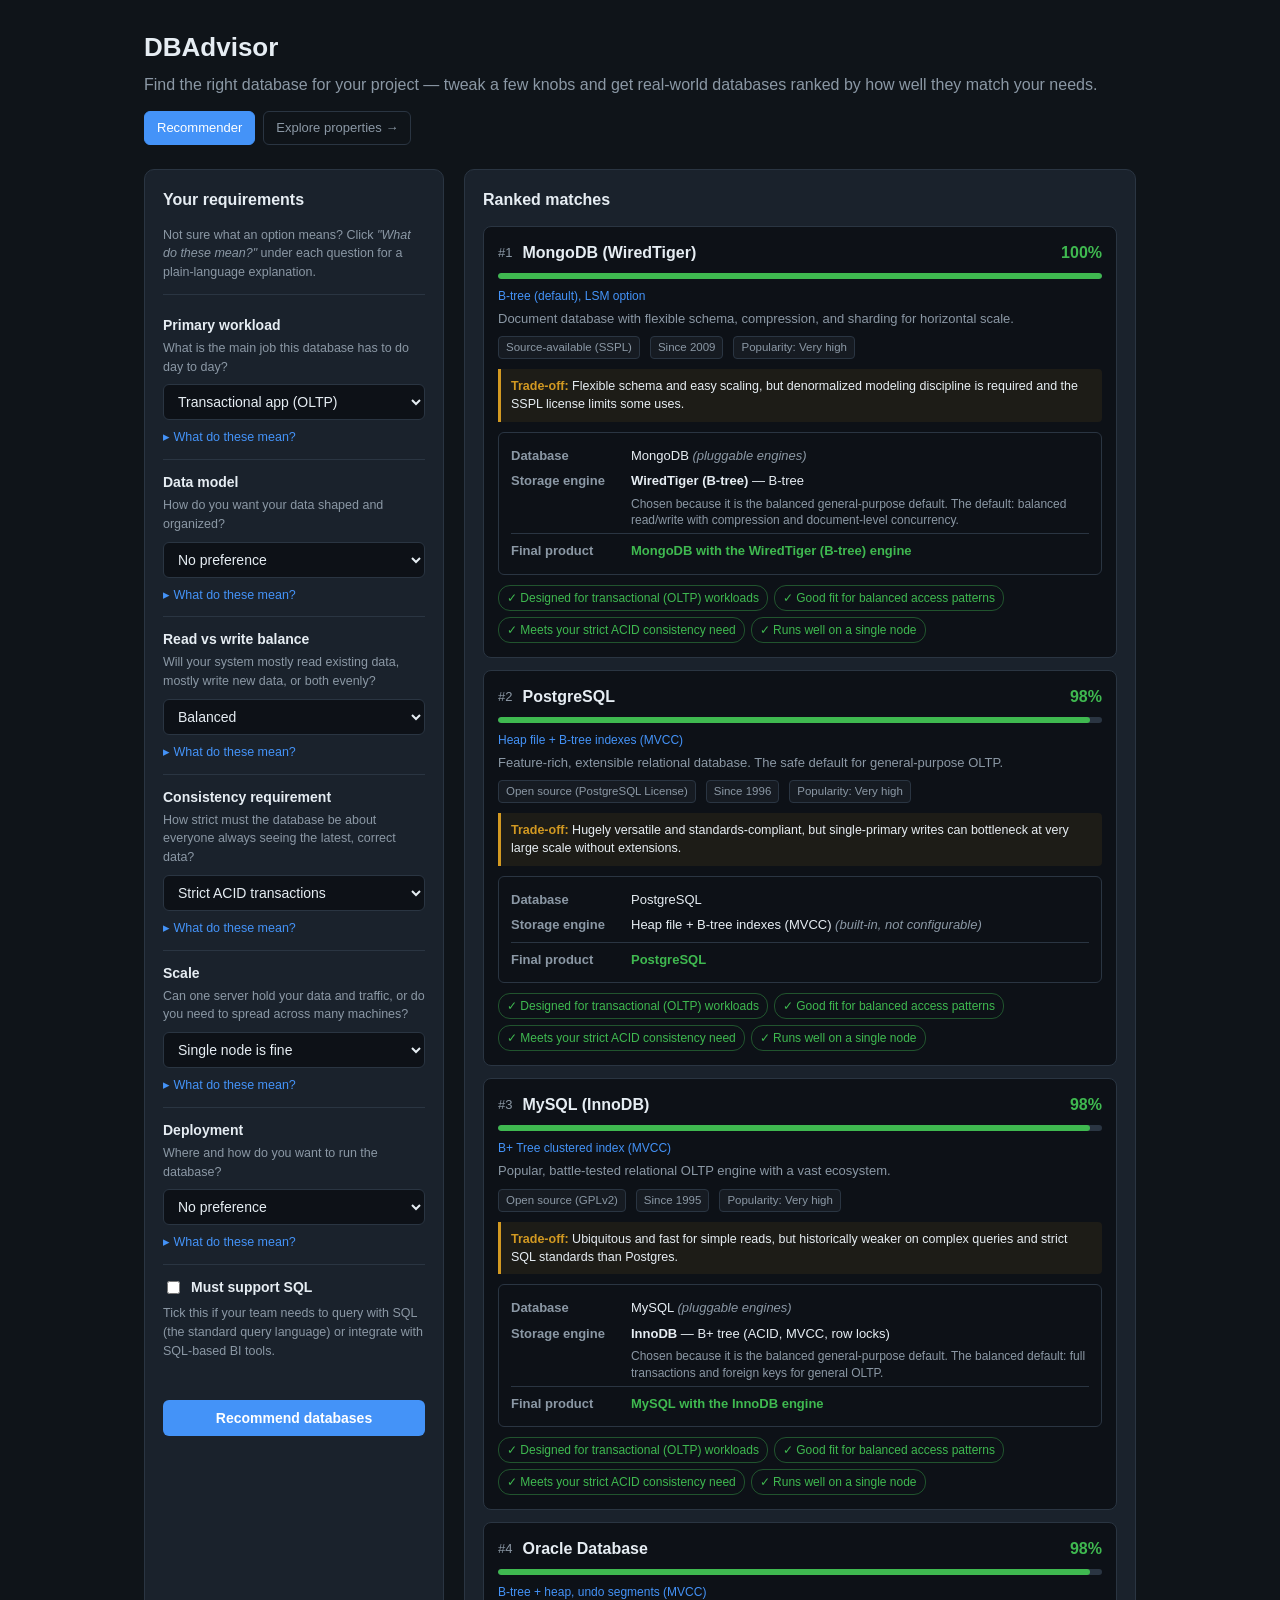
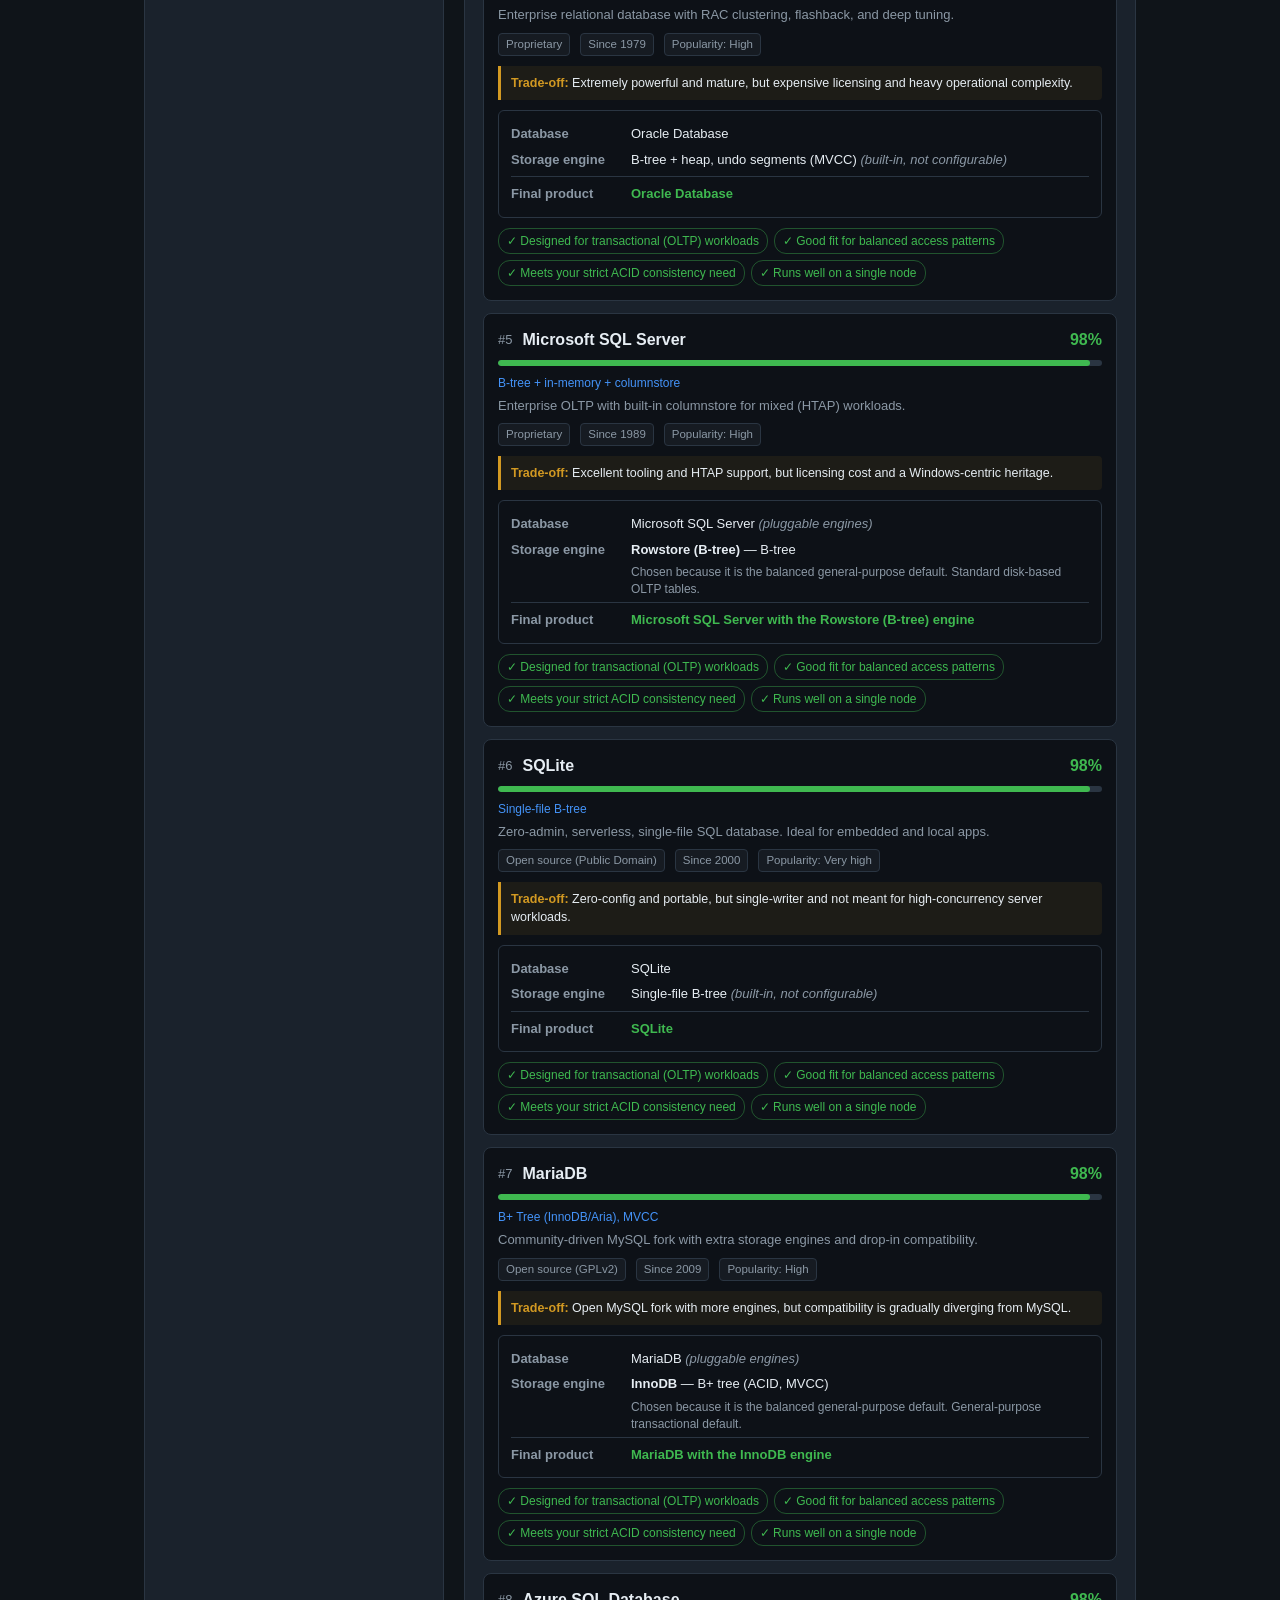
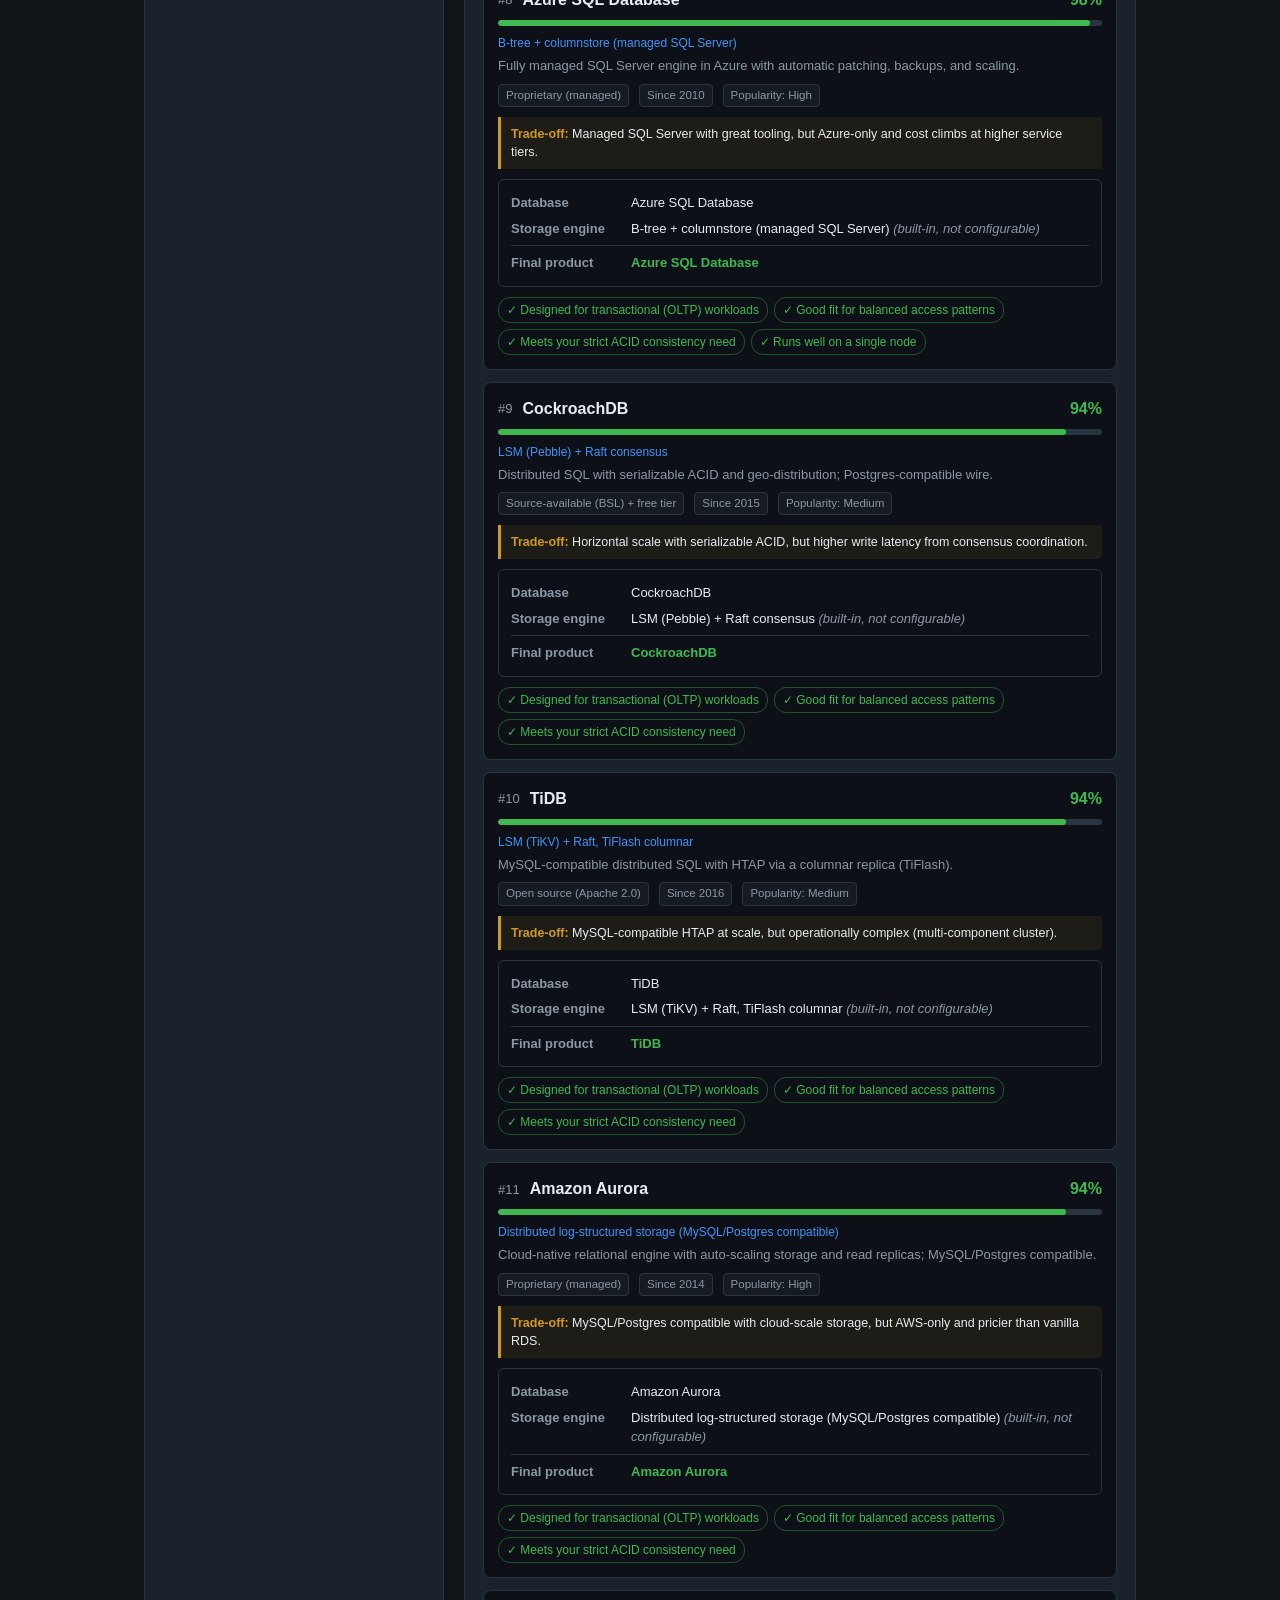
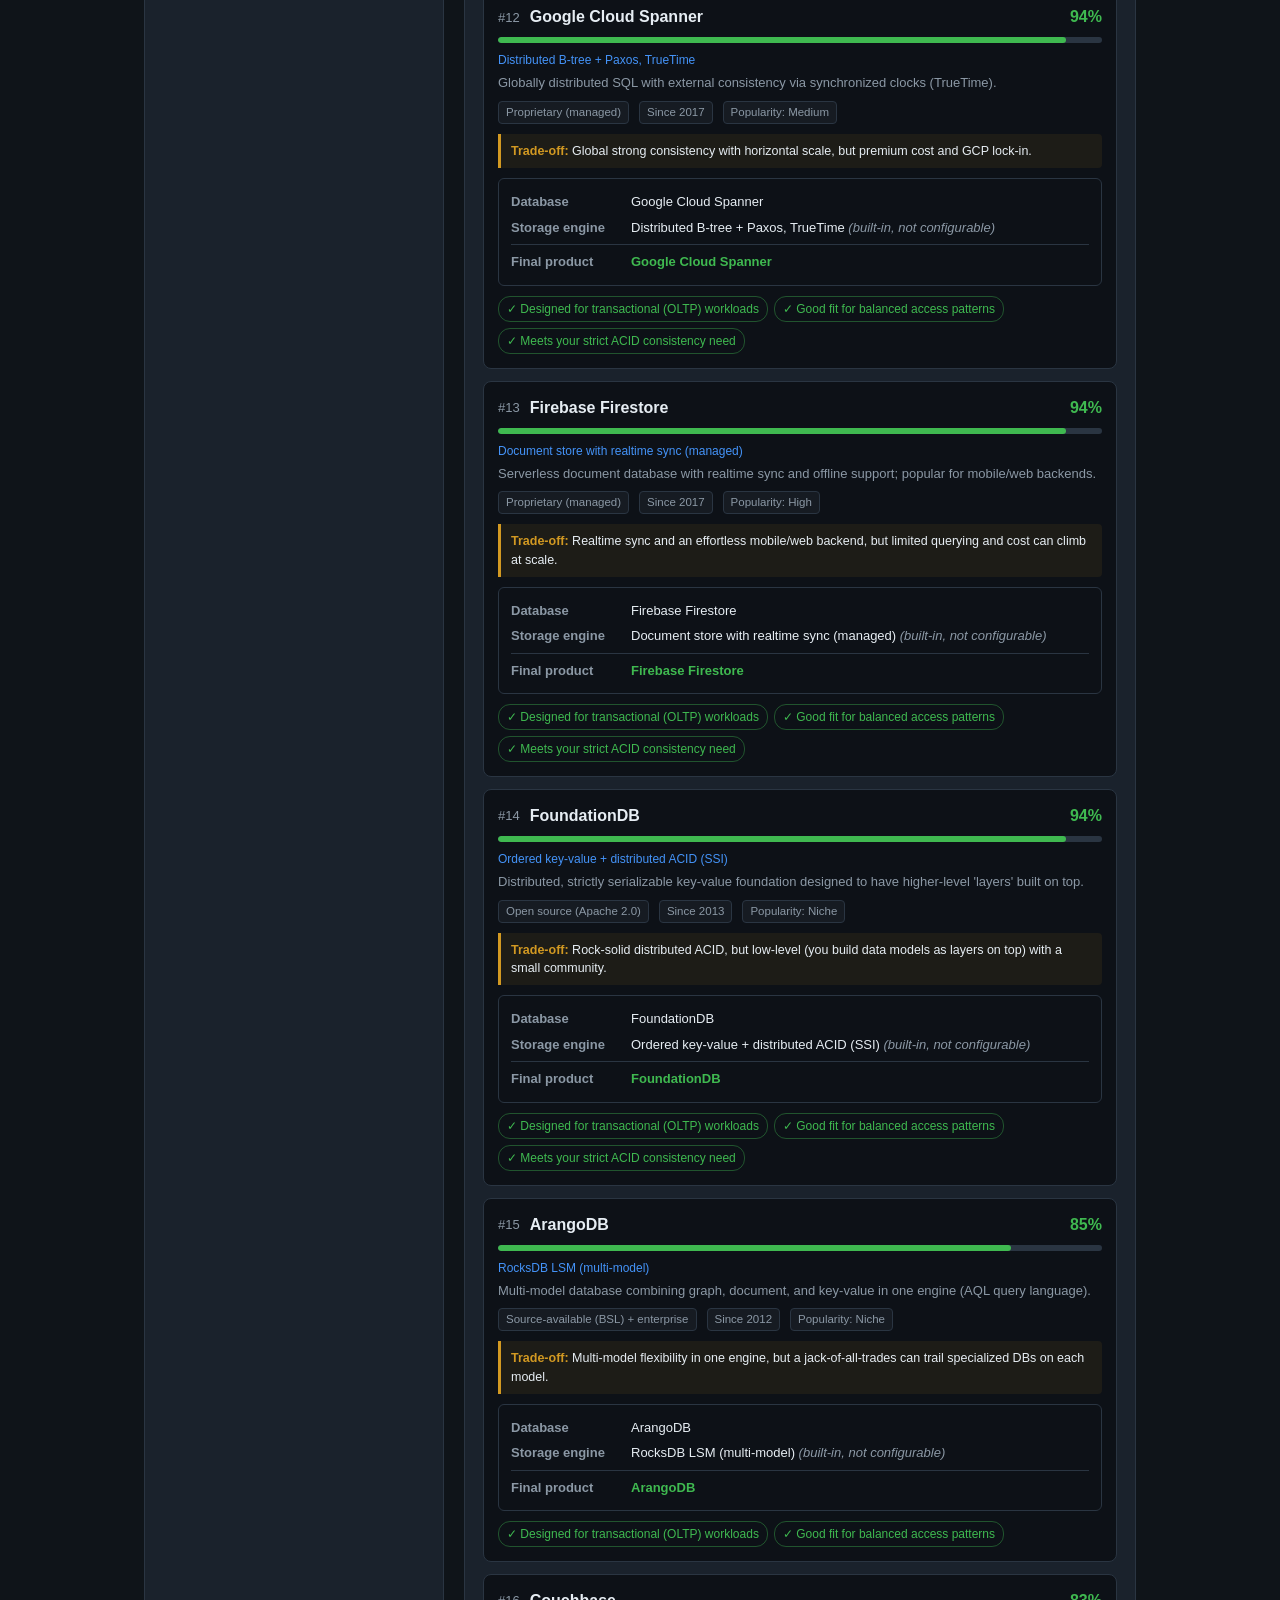
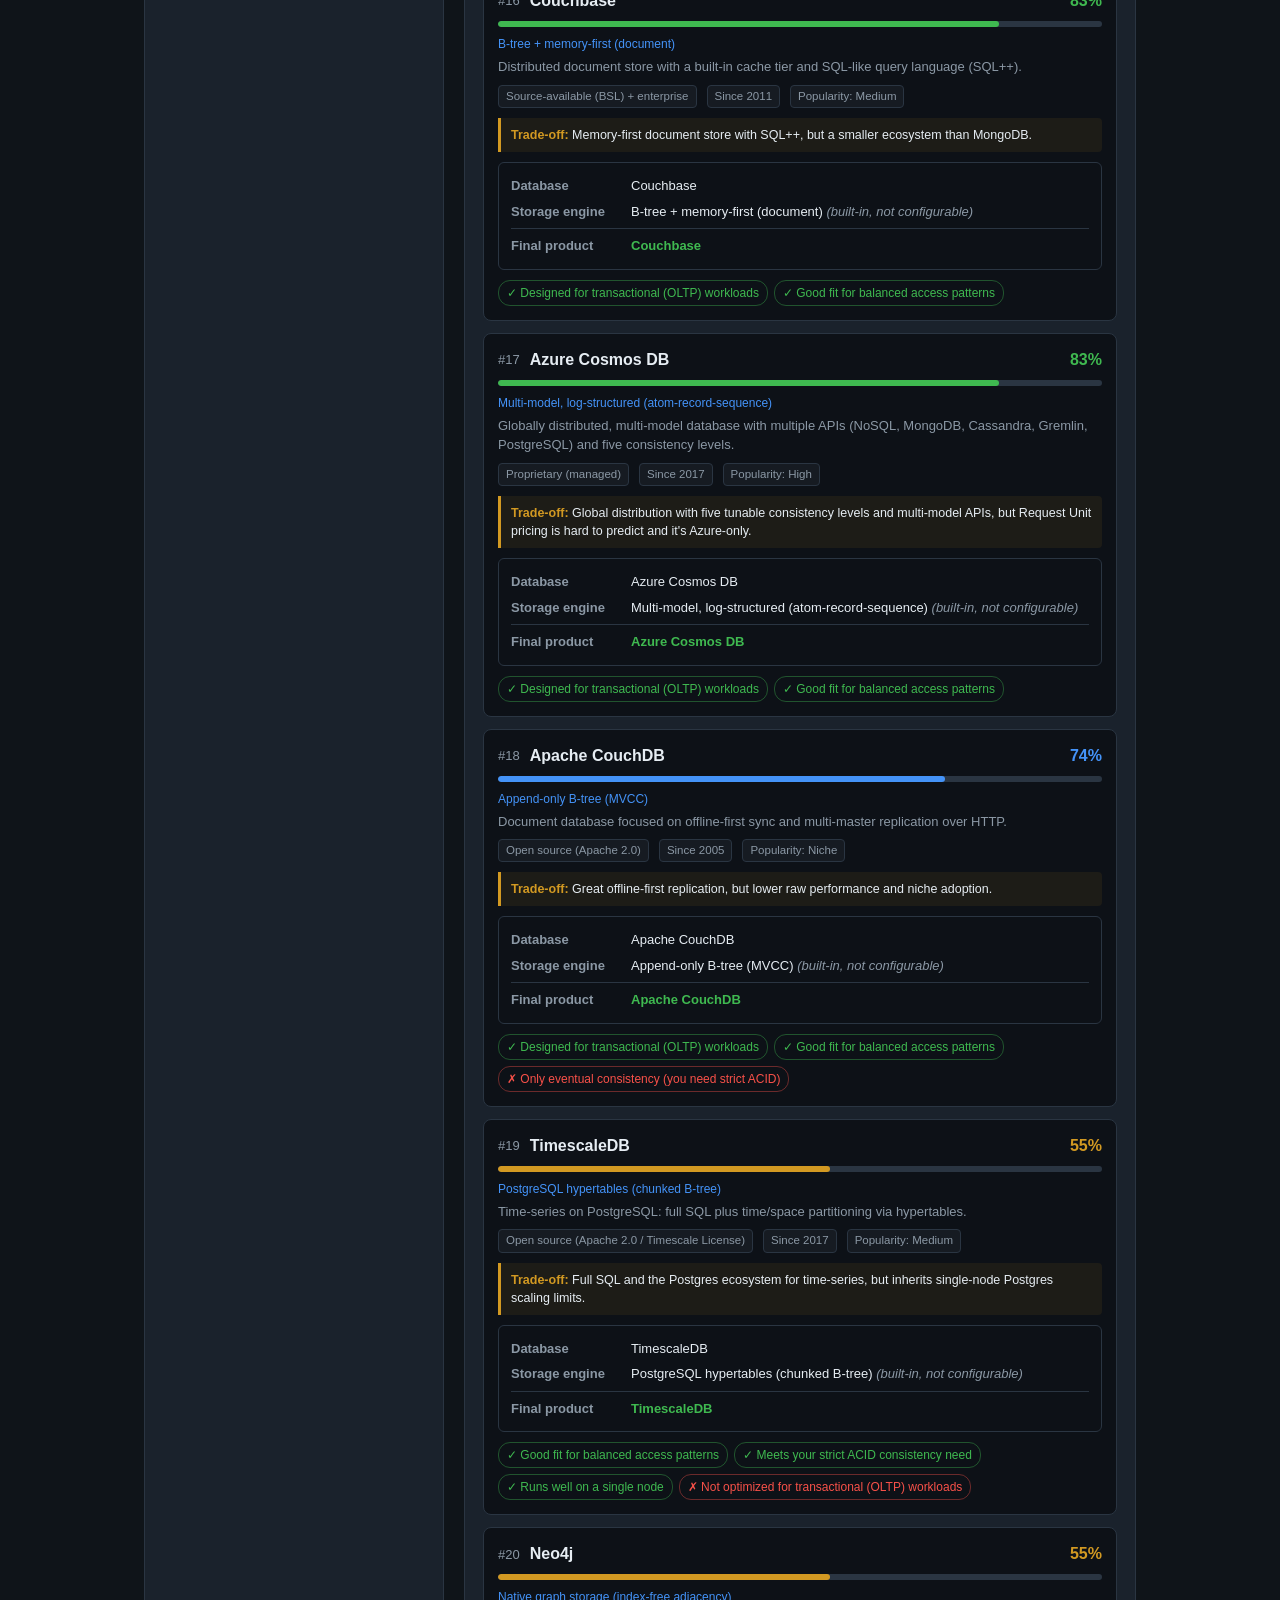
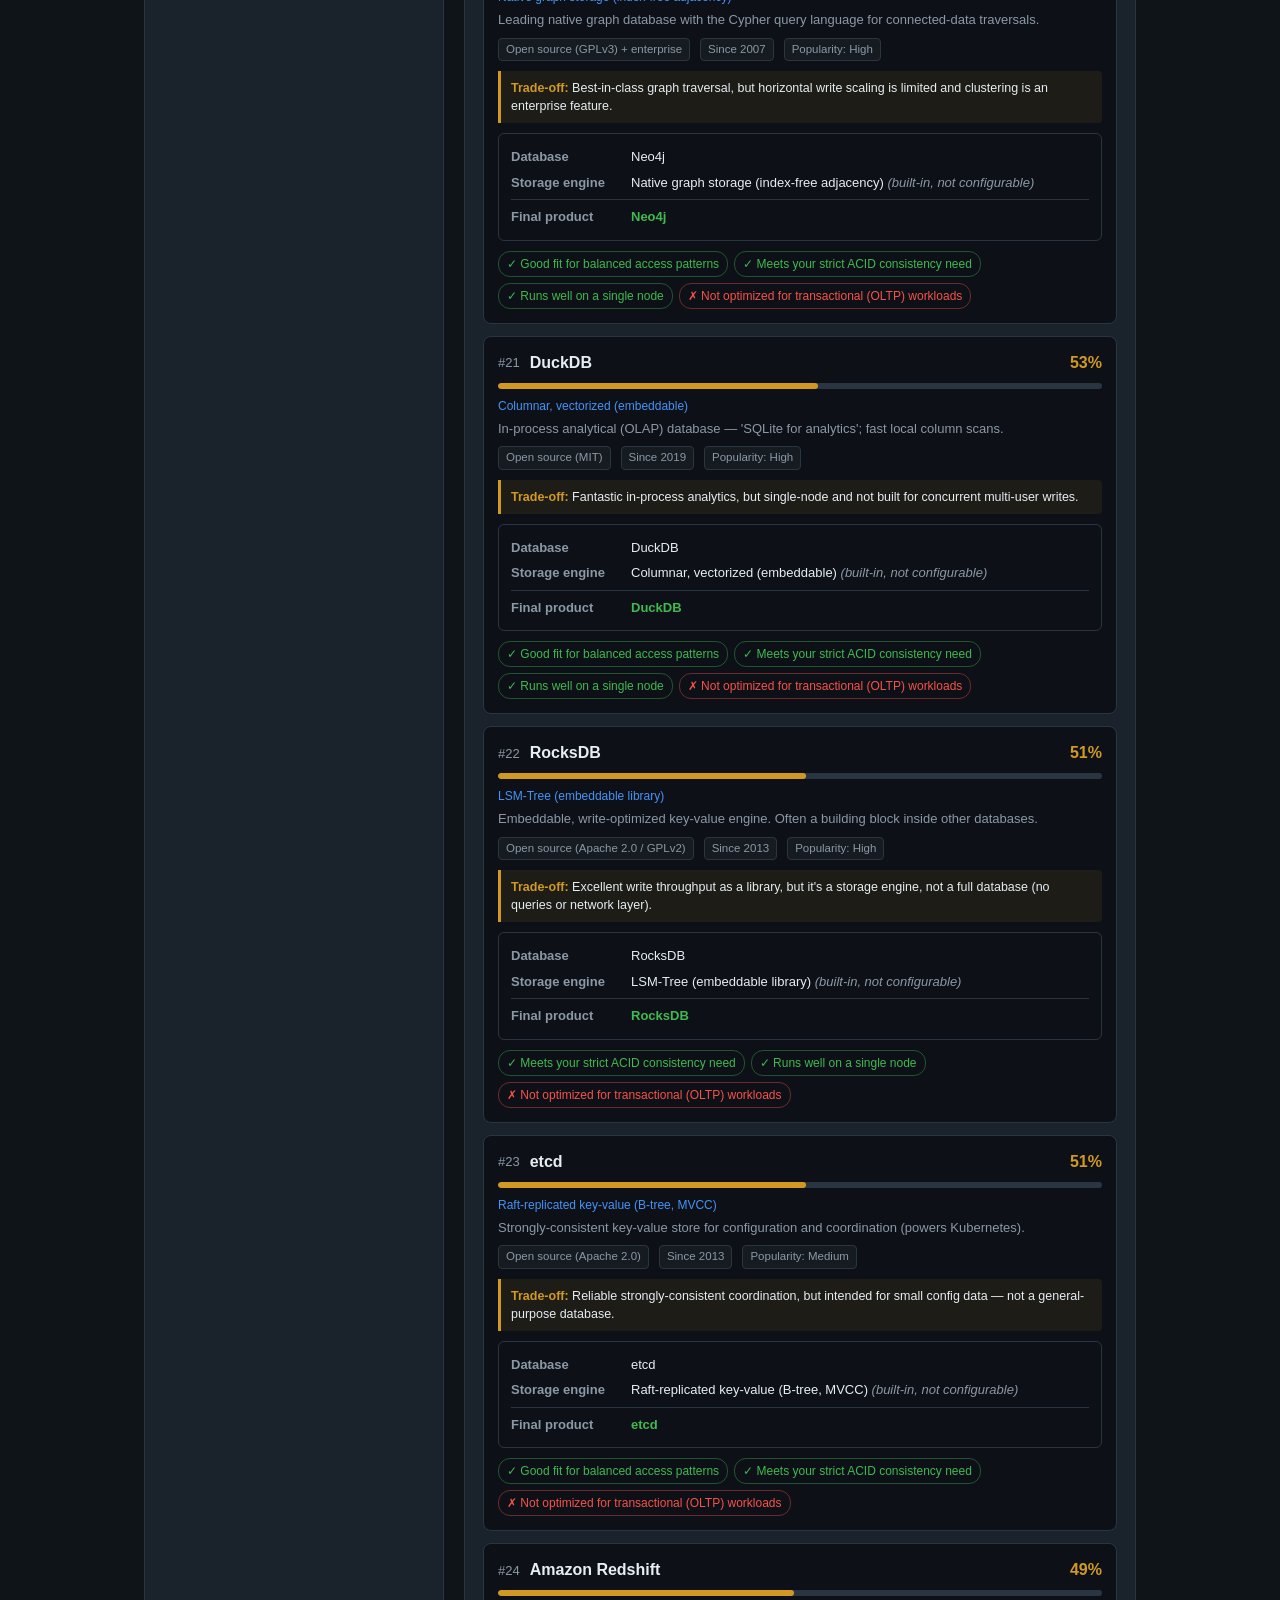
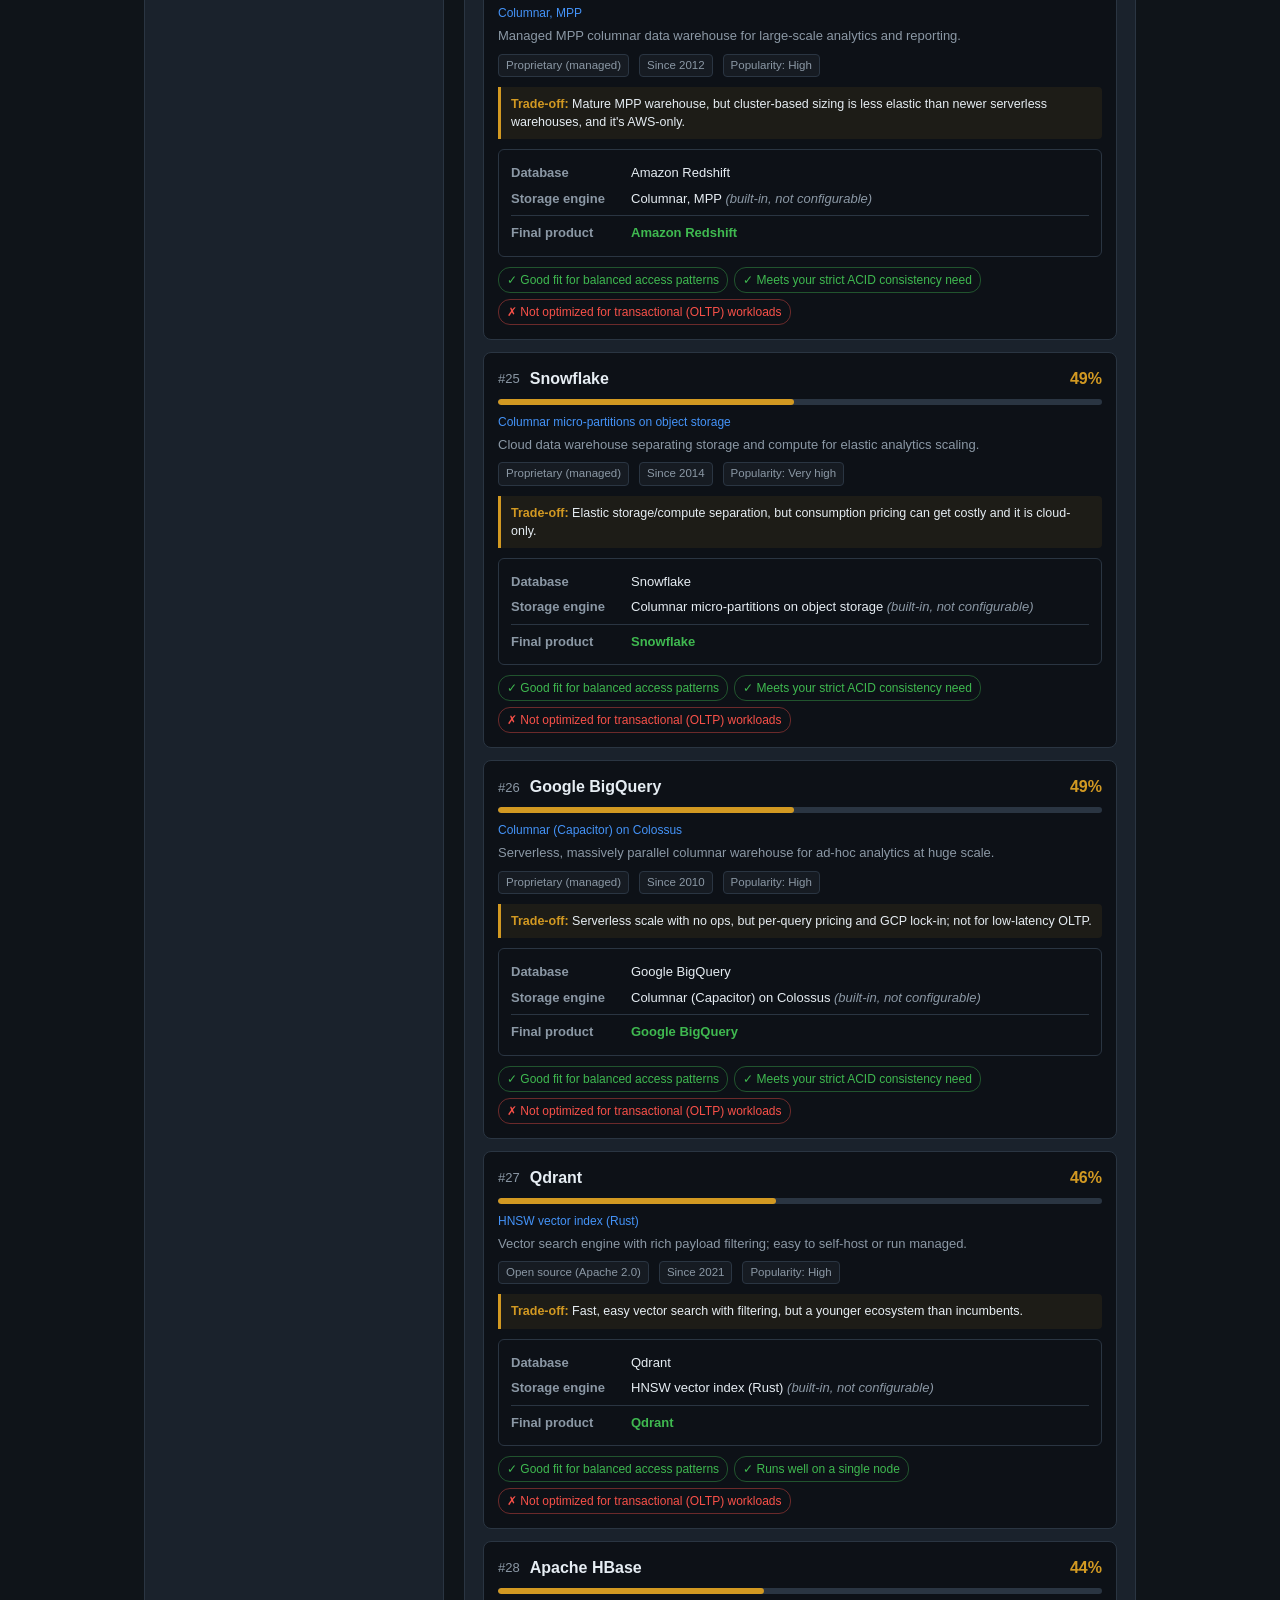
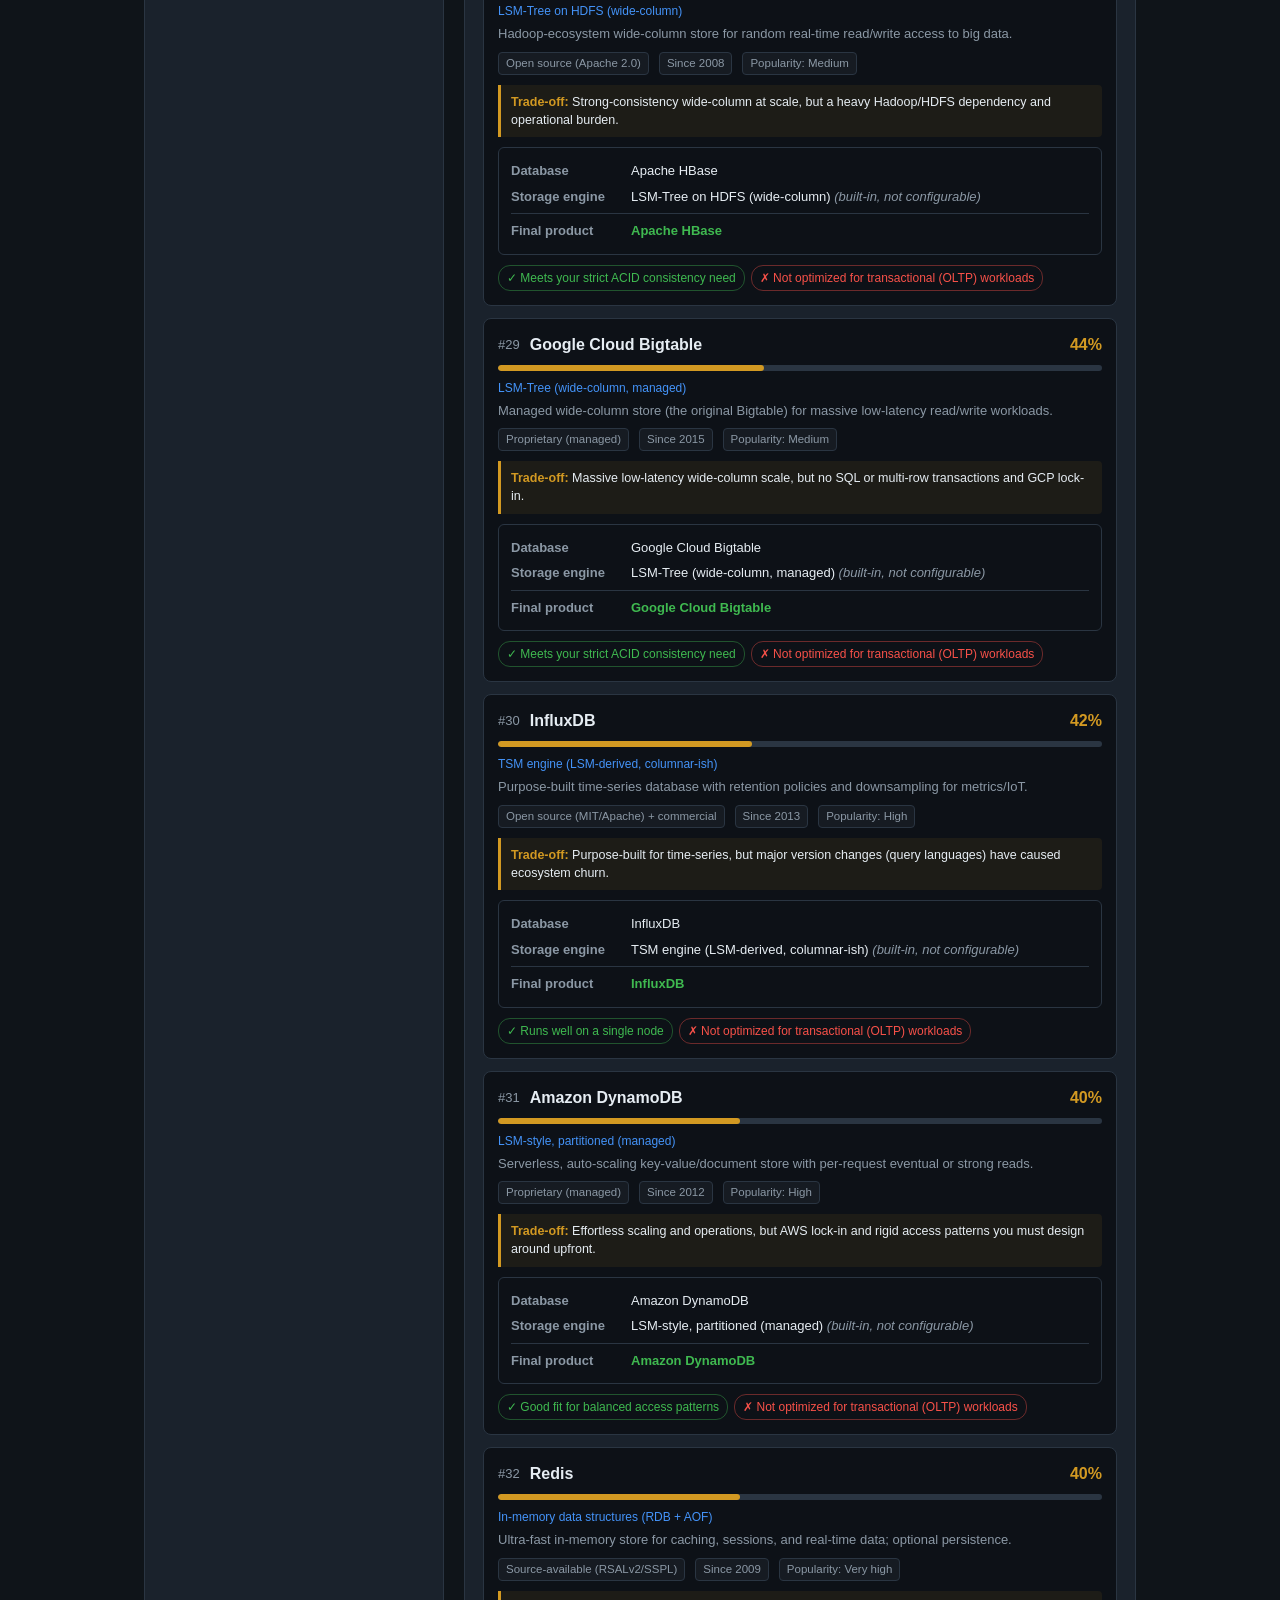
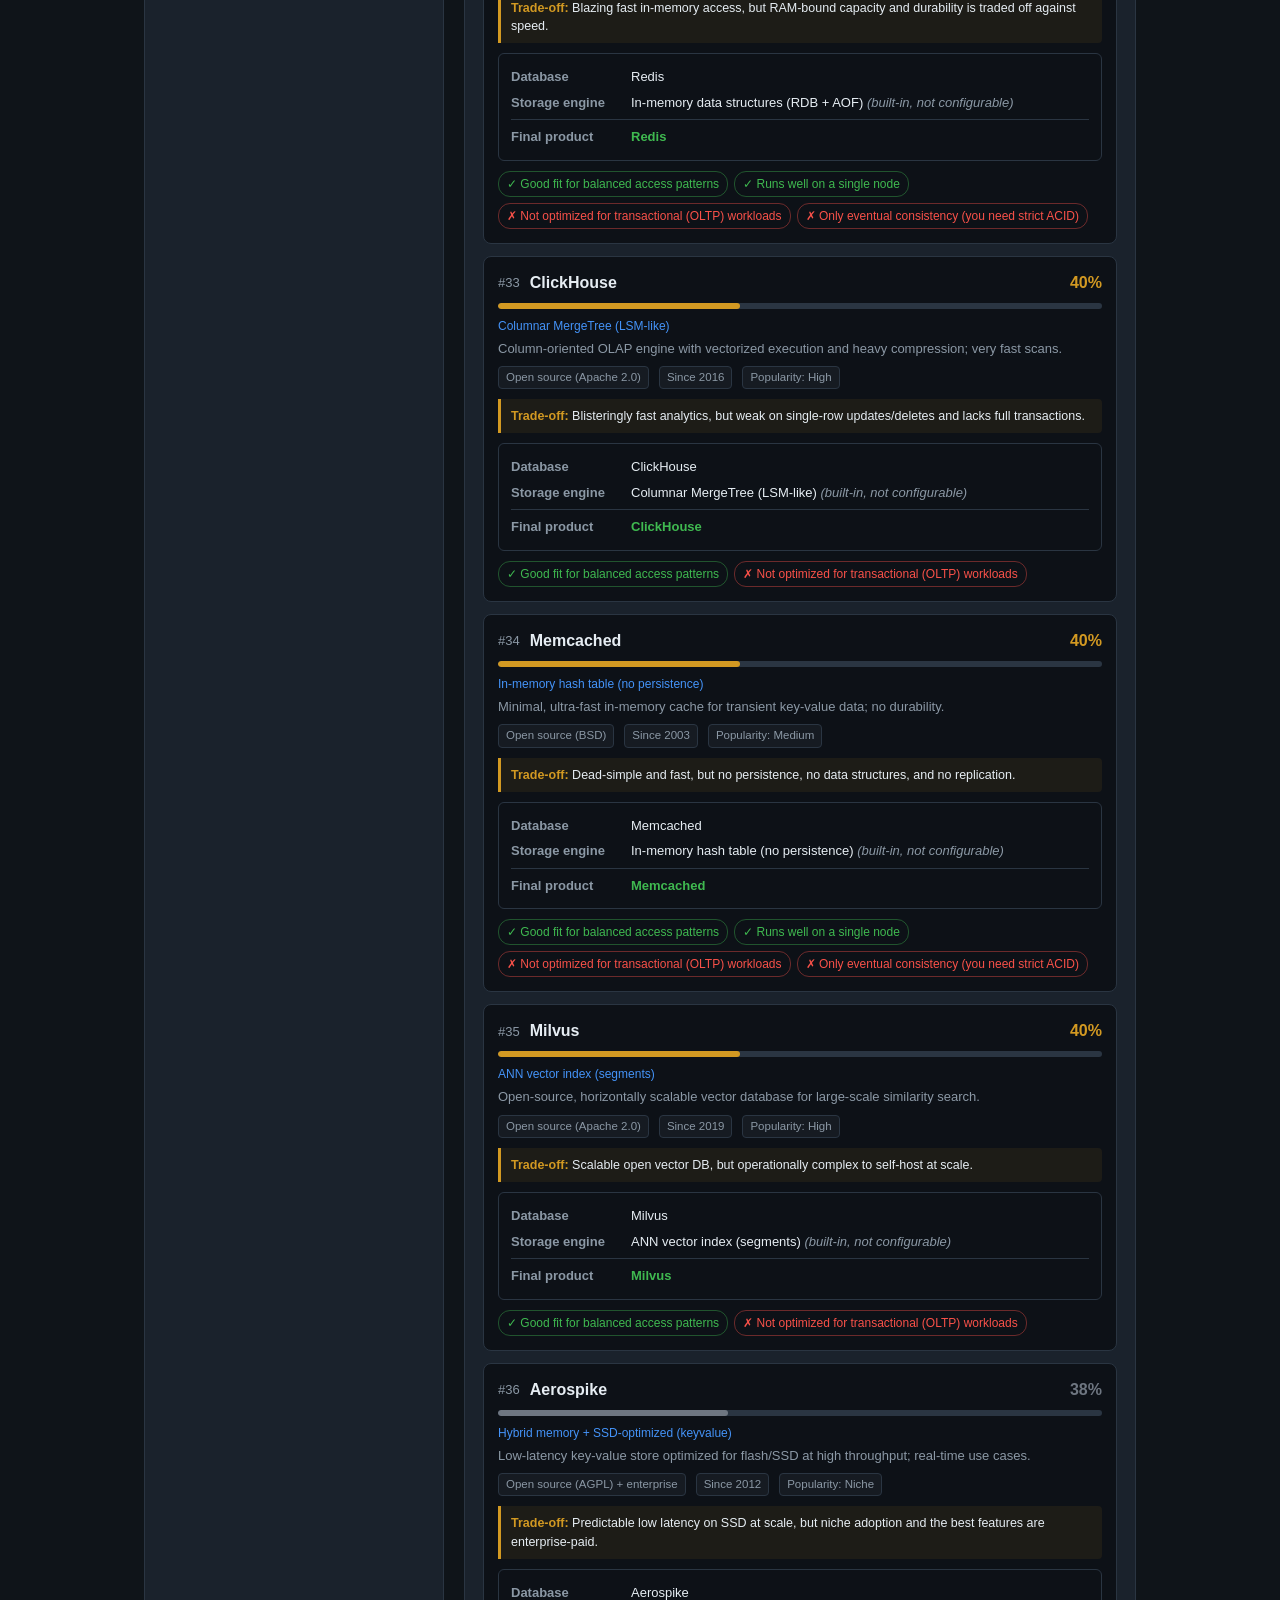
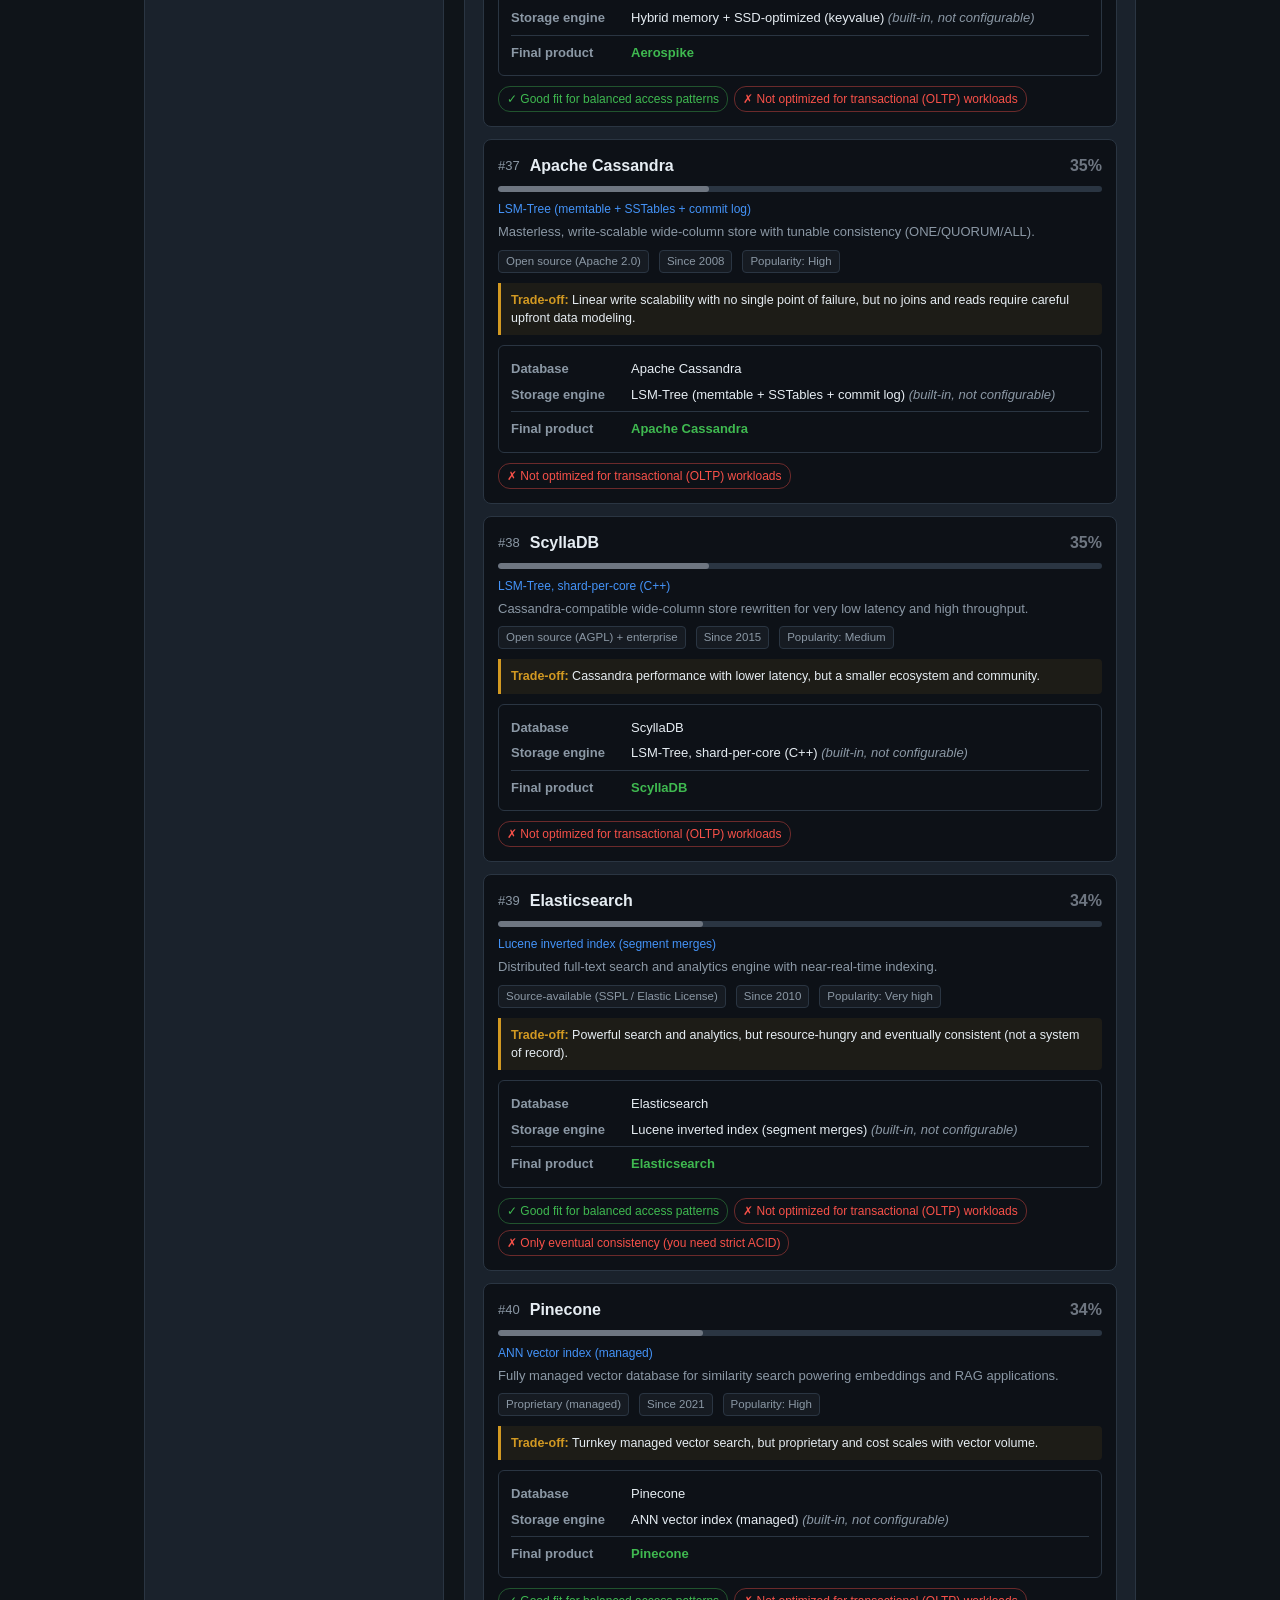
<file: index.html>
<!DOCTYPE html>
<html lang="en">
<head>
  <meta charset="UTF-8" />
  <meta name="viewport" content="width=device-width, initial-scale=1.0" />
  <title>DBAdvisor — Find the Right Database</title>
  <link rel="stylesheet" href="style.css" />
</head>
<body>
  <header>
    <h1>DBAdvisor</h1>
    <p class="tagline">Find the right database for your project — tweak a few knobs and get real-world databases ranked by how well they match your needs.</p>
    <nav class="nav">
      <a href="index.html" class="active">Recommender</a>
      <a href="explore.html">Explore properties &#8594;</a>
    </nav>
  </header>

  <main>
    <section class="panel knobs">
      <h2>Your requirements</h2>
      <p class="intro">Not sure what an option means? Click <em>"What do these mean?"</em> under each question for a plain-language explanation.</p>

      <div class="field">
        <label for="workload">Primary workload</label>
        <p class="hint">What is the main job this database has to do day to day?</p>
        <select id="workload">
          <option value="oltp">Transactional app (OLTP)</option>
          <option value="olap">Analytics / reporting (OLAP)</option>
          <option value="htap">Mixed transactional + analytical (HTAP)</option>
          <option value="cache">Caching / sessions</option>
          <option value="search">Full-text search</option>
          <option value="timeseries">Time-series / metrics</option>
          <option value="kv-scale">Key-value at scale</option>
          <option value="graph">Connected data / graph</option>
          <option value="vector">Vector / similarity search (AI)</option>
        </select>
        <details>
          <summary>What do these mean?</summary>
          <dl>
            <dt>Transactional app (OLTP)</dt><dd>Lots of small reads and writes from an application — sign-ups, orders, profile updates. The everyday "backend database" case.</dd>
            <dt>Analytics / reporting (OLAP)</dt><dd>Scanning and aggregating huge numbers of rows for dashboards and reports (sums, averages, trends) rather than touching single records.</dd>
            <dt>Mixed (HTAP)</dt><dd>You need both at once: live transactions <em>and</em> analytics on the same data without copying it elsewhere.</dd>
            <dt>Caching / sessions</dt><dd>Temporary, fast-access data (logged-in sessions, hot results) that can be rebuilt if lost.</dd>
            <dt>Full-text search</dt><dd>Searching text by keywords and relevance, like a site search box or log search.</dd>
            <dt>Time-series / metrics</dt><dd>Timestamped data arriving continuously — server metrics, IoT sensors, stock ticks.</dd>
            <dt>Key-value at scale</dt><dd>Simple "look up a value by its key" access, but at very high volume across many machines.</dd>
            <dt>Connected data / graph</dt><dd>Data that is mostly about relationships — social networks, recommendations, fraud rings — where you traverse links.</dd>
            <dt>Vector / similarity search</dt><dd>Finding "nearest" items by meaning using AI embeddings — semantic search, recommendations, RAG for LLMs.</dd>
          </dl>
        </details>
      </div>

      <div class="field">
        <label for="dataModel">Data model</label>
        <p class="hint">How do you want your data shaped and organized?</p>
        <select id="dataModel">
          <option value="any">No preference</option>
          <option value="relational">Relational (tables)</option>
          <option value="document">Document (JSON-like)</option>
          <option value="keyvalue">Key-value</option>
          <option value="widecolumn">Wide-column</option>
          <option value="columnar">Columnar</option>
          <option value="timeseries">Time-series</option>
          <option value="graph">Graph (nodes &amp; edges)</option>
          <option value="vector">Vector (embeddings)</option>
        </select>
        <details>
          <summary>What do these mean?</summary>
          <dl>
            <dt>No preference</dt><dd>Let the match decide; don't filter by data shape.</dd>
            <dt>Relational (tables)</dt><dd>Rows and columns with a fixed schema and relationships — classic spreadsheets/SQL tables.</dd>
            <dt>Document (JSON-like)</dt><dd>Flexible, nested records (like JSON). Each record can differ; great for evolving schemas.</dd>
            <dt>Key-value</dt><dd>The simplest model: a key maps to a blob/value. Extremely fast, minimal structure.</dd>
            <dt>Wide-column</dt><dd>Rows that can have millions of dynamic columns, grouped into families; good for huge sparse datasets.</dd>
            <dt>Columnar</dt><dd>Stores each column together on disk so analytics scans read only the columns they need, with strong compression.</dd>
            <dt>Time-series</dt><dd>Specialized for timestamped points, with time-based partitioning and retention built in.</dd>
            <dt>Graph (nodes &amp; edges)</dt><dd>Data stored as nodes connected by relationships; ideal for traversing networks of links.</dd>
            <dt>Vector (embeddings)</dt><dd>Stores numeric vectors (AI embeddings) and finds the most similar ones quickly.</dd>
          </dl>
        </details>
      </div>

      <div class="field">
        <label for="rw">Read vs write balance</label>
        <p class="hint">Will your system mostly read existing data, mostly write new data, or both evenly?</p>
        <select id="rw">
          <option value="0">Read-heavy</option>
          <option value="0.5" selected>Balanced</option>
          <option value="1">Write-heavy</option>
        </select>
        <details>
          <summary>What do these mean?</summary>
          <dl>
            <dt>Read-heavy</dt><dd>Most operations fetch data that already exists (e.g., a content site read far more than it's updated). Favors read-optimized engines like B-trees.</dd>
            <dt>Balanced</dt><dd>A roughly even mix of reads and writes — typical for many apps.</dd>
            <dt>Write-heavy</dt><dd>You ingest large volumes of new data constantly (logs, events, sensors). Favors write-optimized engines like LSM-trees.</dd>
          </dl>
        </details>
      </div>

      <div class="field">
        <label for="consistency">Consistency requirement</label>
        <p class="hint">How strict must the database be about everyone always seeing the latest, correct data?</p>
        <select id="consistency">
          <option value="strong">Strict ACID transactions</option>
          <option value="tunable">Tunable is fine</option>
          <option value="eventual">Eventual consistency is OK</option>
        </select>
        <details>
          <summary>What do these mean?</summary>
          <dl>
            <dt>Strict ACID transactions</dt><dd>Guarantees that multi-step changes fully succeed or fully fail, and reads always see committed, correct data. Essential for money, inventory, bookings.</dd>
            <dt>Tunable is fine</dt><dd>You can trade some strictness for speed/availability on a per-operation basis (e.g., require a majority of replicas to agree).</dd>
            <dt>Eventual consistency is OK</dt><dd>Replicas may briefly disagree and "catch up" shortly after. Fine for likes, view counts, caches where a small delay is harmless.</dd>
          </dl>
        </details>
      </div>

      <div class="field">
        <label for="scale">Scale</label>
        <p class="hint">Can one server hold your data and traffic, or do you need to spread across many machines?</p>
        <select id="scale">
          <option value="single">Single node is fine</option>
          <option value="distributed">Needs horizontal scale</option>
        </select>
        <details>
          <summary>What do these mean?</summary>
          <dl>
            <dt>Single node is fine</dt><dd>One machine (plus maybe a backup replica) can comfortably handle your data size and load. Simpler to run.</dd>
            <dt>Needs horizontal scale</dt><dd>Data/traffic is too big for one machine, so it must shard/replicate across a cluster and grow by adding nodes.</dd>
          </dl>
        </details>
      </div>

      <div class="field">
        <label for="deployment">Deployment</label>
        <p class="hint">Where and how do you want to run the database?</p>
        <select id="deployment">
          <option value="any">No preference</option>
          <option value="embedded">Embedded / in-process</option>
          <option value="self-hosted">Self-hosted server</option>
          <option value="managed">Managed cloud service</option>
        </select>
        <details>
          <summary>What do these mean?</summary>
          <dl>
            <dt>No preference</dt><dd>Don't filter by how it's run.</dd>
            <dt>Embedded / in-process</dt><dd>The database runs <em>inside</em> your application as a library — no separate server to install (e.g., SQLite, DuckDB). Great for apps, devices, and local tools.</dd>
            <dt>Self-hosted server</dt><dd>You install and operate the database on your own machines/VMs/containers. Full control, but you handle backups, upgrades, and scaling.</dd>
            <dt>Managed cloud service</dt><dd>A cloud provider runs it for you (e.g., DynamoDB, Snowflake). Less operational work; you pay for convenience and lose some low-level control.</dd>
          </dl>
        </details>
      </div>

      <div class="field">
        <label class="check">
          <input type="checkbox" id="sql" />
          Must support SQL
        </label>
        <p class="hint">Tick this if your team needs to query with SQL (the standard query language) or integrate with SQL-based BI tools.</p>
      </div>

      <button id="recommend">Recommend databases</button>
    </section>

    <section class="panel" id="results"></section>
  </main>

  <script src="catalog.js"></script>
  <script src="app.js"></script>
</body>
</html>
</file>
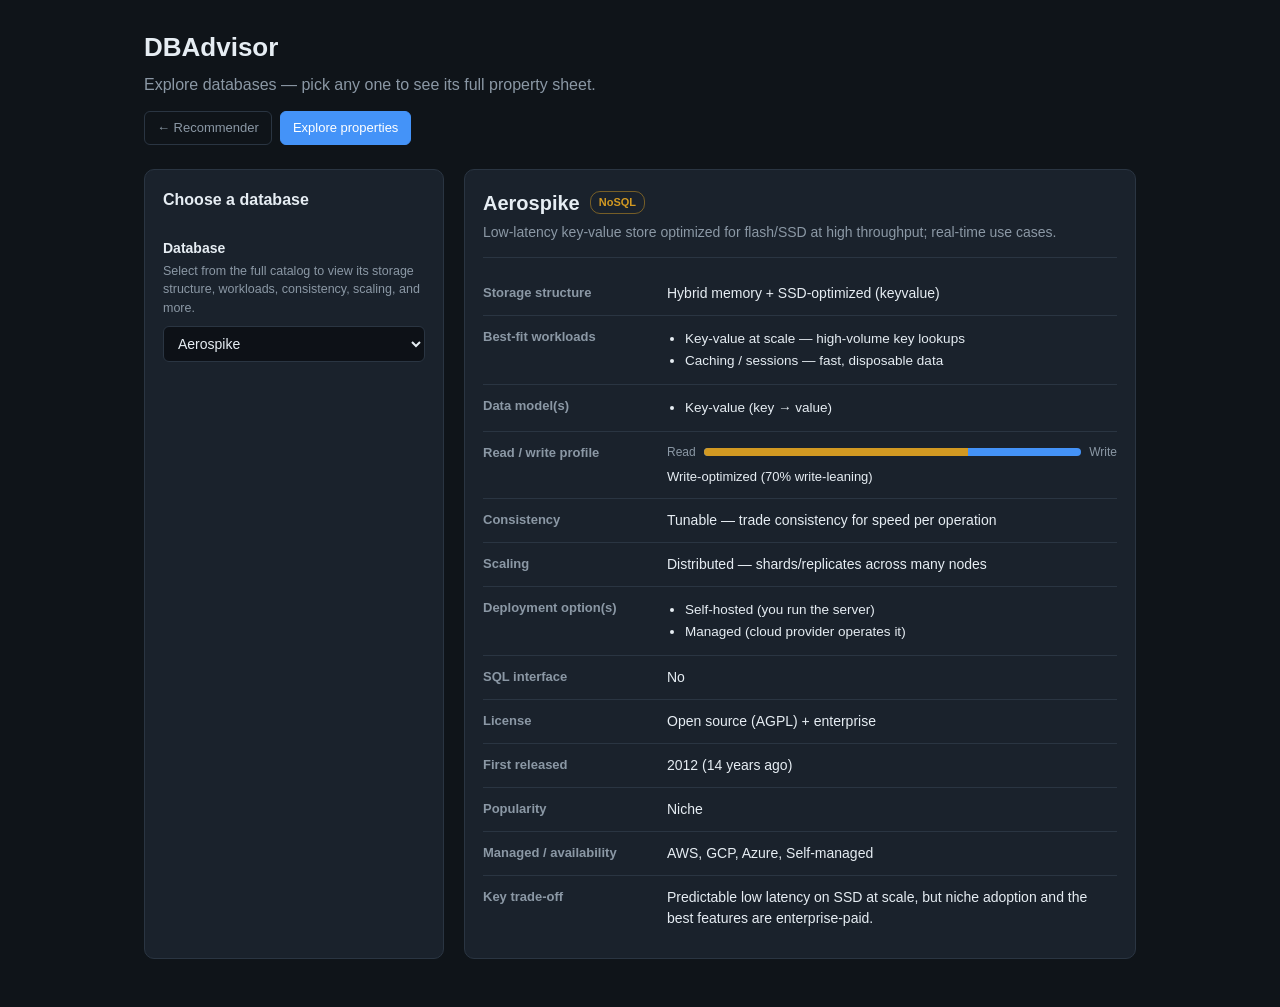
<file: explore.html>
<!DOCTYPE html>
<html lang="en">
<head>
  <meta charset="UTF-8" />
  <meta name="viewport" content="width=device-width, initial-scale=1.0" />
  <title>DBAdvisor — Explore Databases</title>
  <link rel="stylesheet" href="style.css" />
</head>
<body>
  <header>
    <h1>DBAdvisor</h1>
    <p class="tagline">Explore databases — pick any one to see its full property sheet.</p>
    <nav class="nav">
      <a href="index.html">&#8592; Recommender</a>
      <a href="explore.html" class="active">Explore properties</a>
    </nav>
  </header>

  <main>
    <section class="panel knobs">
      <h2>Choose a database</h2>
      <div class="field">
        <label for="dbPicker">Database</label>
        <p class="hint">Select from the full catalog to view its storage structure, workloads, consistency, scaling, and more.</p>
        <select id="dbPicker"></select>
      </div>
    </section>

    <section class="panel" id="detail"></section>
  </main>

  <script src="catalog.js"></script>
  <script src="explore.js"></script>
</body>
</html>
</file>
<file: style.css>
:root {
  --bg: #0f1419;
  --panel: #1a222c;
  --border: #2a3542;
  --text: #e6edf3;
  --muted: #8b98a5;
  --accent: #4493f8;
  --great: #3fb950;
  --good: #4493f8;
  --ok: #d29922;
  --weak: #6e7681;
}

* { box-sizing: border-box; }

body {
  margin: 0;
  font-family: -apple-system, Segoe UI, Roboto, Helvetica, Arial, sans-serif;
  background: var(--bg);
  color: var(--text);
  line-height: 1.5;
}

header {
  padding: 28px 24px 8px;
  max-width: 1040px;
  margin: 0 auto;
}

header h1 { margin: 0; font-size: 26px; }
.tagline { color: var(--muted); margin: 6px 0 0; }

.nav {
  display: flex;
  gap: 8px;
  margin-top: 14px;
}

.nav a {
  font-size: 13px;
  color: var(--muted);
  text-decoration: none;
  padding: 6px 12px;
  border: 1px solid var(--border);
  border-radius: 6px;
}

.nav a:hover { color: var(--text); border-color: var(--accent); }

.nav a.active {
  color: #fff;
  background: var(--accent);
  border-color: var(--accent);
}

main {
  display: grid;
  grid-template-columns: 300px 1fr;
  gap: 20px;
  max-width: 1040px;
  margin: 16px auto 48px;
  padding: 0 24px;
}

@media (max-width: 760px) {
  main { grid-template-columns: 1fr; }
}

.panel {
  background: var(--panel);
  border: 1px solid var(--border);
  border-radius: 10px;
  padding: 18px;
}

.knobs h2, #results h2 { margin: 0 0 14px; font-size: 16px; }

.intro {
  font-size: 12.5px;
  color: var(--muted);
  margin: 0 0 8px;
  padding-bottom: 12px;
  border-bottom: 1px solid var(--border);
}

.field {
  padding: 12px 0;
  border-bottom: 1px solid var(--border);
}
.field:last-of-type { border-bottom: none; }

.knobs label {
  display: block;
  font-size: 14px;
  color: var(--text);
  font-weight: 600;
  margin: 0 0 3px;
}

.hint {
  font-size: 12.5px;
  color: var(--muted);
  margin: 0 0 8px;
}

.knobs label.check {
  display: flex;
  align-items: center;
  gap: 8px;
  color: var(--text);
  margin: 0 0 6px;
}

.knobs select {
  width: 100%;
  padding: 8px 10px;
  background: #0d1117;
  color: var(--text);
  border: 1px solid var(--border);
  border-radius: 6px;
  font-size: 14px;
}

details {
  margin-top: 8px;
}

details summary {
  cursor: pointer;
  font-size: 12.5px;
  color: var(--accent);
  list-style: none;
  user-select: none;
}

details summary::-webkit-details-marker { display: none; }
details summary::before { content: "\25b8  "; }
details[open] summary::before { content: "\25be  "; }

details dl {
  margin: 8px 0 2px;
  padding: 10px 12px;
  background: #0d1117;
  border: 1px solid var(--border);
  border-radius: 6px;
}

details dt {
  font-size: 12.5px;
  font-weight: 600;
  color: var(--text);
  margin-top: 8px;
}
details dt:first-child { margin-top: 0; }

details dd {
  margin: 2px 0 0;
  font-size: 12.5px;
  color: var(--muted);
  line-height: 1.45;
}

#recommend {
  margin-top: 20px;
  width: 100%;
  padding: 10px;
  background: var(--accent);
  color: #fff;
  border: none;
  border-radius: 6px;
  font-size: 14px;
  font-weight: 600;
  cursor: pointer;
}

#recommend:hover { background: #3a82e0; }

.card {
  border: 1px solid var(--border);
  border-radius: 8px;
  padding: 14px;
  margin-bottom: 12px;
  background: #0d1117;
}

.card-head {
  display: flex;
  align-items: center;
  gap: 10px;
}

.rank { color: var(--muted); font-size: 13px; }
.name { font-weight: 600; font-size: 16px; flex: 1; }
a.name { color: var(--text); text-decoration: none; }
a.name:hover { color: var(--accent); text-decoration: underline; }

.pct { font-weight: 700; font-size: 16px; }
.pct.great { color: var(--great); }
.pct.good { color: var(--good); }
.pct.ok { color: var(--ok); }
.pct.weak { color: var(--weak); }

.bar {
  height: 6px;
  background: var(--border);
  border-radius: 4px;
  overflow: hidden;
  margin: 8px 0;
}

.bar-fill { height: 100%; border-radius: 4px; }
.bar-fill.great { background: var(--great); }
.bar-fill.good { background: var(--good); }
.bar-fill.ok { background: var(--ok); }
.bar-fill.weak { background: var(--weak); }

.struct { font-size: 12px; color: var(--accent); margin-top: 2px; }
.summary { font-size: 13px; color: var(--muted); margin-top: 4px; }

.meta {
  display: flex;
  flex-wrap: wrap;
  gap: 6px 10px;
  margin-top: 8px;
}
.meta-item {
  font-size: 11.5px;
  color: var(--muted);
  background: #161b22;
  border: 1px solid var(--border);
  border-radius: 4px;
  padding: 2px 7px;
}

.tradeoff {
  font-size: 12.5px;
  color: var(--text);
  margin-top: 10px;
  padding: 8px 10px;
  background: rgba(210, 153, 34, 0.08);
  border-left: 3px solid var(--ok);
  border-radius: 0 4px 4px 0;
  line-height: 1.45;
}
.tradeoff strong { color: var(--ok); }

.tradeoff-inline { color: var(--text); }

.engine-pick {
  margin-top: 10px;
  padding: 10px 12px;
  background: #0d1117;
  border: 1px solid var(--border);
  border-radius: 6px;
}
.ep-row {
  display: flex;
  gap: 10px;
  padding: 3px 0;
  font-size: 13px;
}
.ep-label {
  flex: 0 0 110px;
  color: var(--muted);
  font-weight: 600;
}
.ep-val { color: var(--text); }
.ep-val em { color: var(--muted); font-style: italic; }
.ep-row.final {
  margin-top: 4px;
  padding-top: 7px;
  border-top: 1px solid var(--border);
}
.ep-row.final .ep-val { color: var(--great); font-weight: 600; }
.ep-why {
  font-size: 12px;
  color: var(--muted);
  margin: 2px 0 4px 120px;
  line-height: 1.4;
}
@media (max-width: 520px) {
  .ep-row { flex-direction: column; gap: 1px; }
  .ep-why { margin-left: 0; }
}

.reasons {
  display: flex;
  flex-wrap: wrap;
  gap: 6px;
  margin-top: 10px;
}

.chip {
  font-size: 12px;
  padding: 3px 8px;
  border-radius: 12px;
  border: 1px solid var(--border);
}

.chip.pro { color: var(--great); border-color: rgba(63, 185, 80, 0.4); }
.chip.con { color: #f85149; border-color: rgba(248, 81, 73, 0.4); }

/* Explore page: property sheet */
.detail-head {
  display: flex;
  align-items: center;
  gap: 10px;
  margin-bottom: 4px;
}
.detail-head h2 { margin: 0; font-size: 20px; }

.tag {
  font-size: 11px;
  font-weight: 700;
  padding: 2px 8px;
  border-radius: 10px;
}
.tag.sql { color: var(--accent); border: 1px solid rgba(68, 147, 248, 0.5); }
.tag.nosql { color: var(--ok); border: 1px solid rgba(210, 153, 34, 0.5); }

.detail-summary {
  color: var(--muted);
  font-size: 14px;
  margin: 0 0 14px;
  padding-bottom: 14px;
  border-bottom: 1px solid var(--border);
}

.prop {
  display: grid;
  grid-template-columns: 170px 1fr;
  gap: 14px;
  padding: 11px 0;
  border-bottom: 1px solid var(--border);
}
.prop:last-child { border-bottom: none; }

.prop-key {
  font-size: 13px;
  color: var(--muted);
  font-weight: 600;
}
.prop-val { font-size: 14px; color: var(--text); }

.prop-list { margin: 0; padding-left: 18px; }
.prop-list li { margin: 2px 0; font-size: 13.5px; }

.rw {
  display: flex;
  align-items: center;
  gap: 8px;
  font-size: 12px;
  color: var(--muted);
}
.rw-bar {
  flex: 1;
  height: 8px;
  background: var(--good);
  border-radius: 4px;
  overflow: hidden;
  position: relative;
}
.rw-fill {
  height: 100%;
  background: var(--ok);
}
.rw-label { font-size: 13px; color: var(--text); margin-top: 6px; }

@media (max-width: 520px) {
  .prop { grid-template-columns: 1fr; gap: 4px; }
}
</file>
